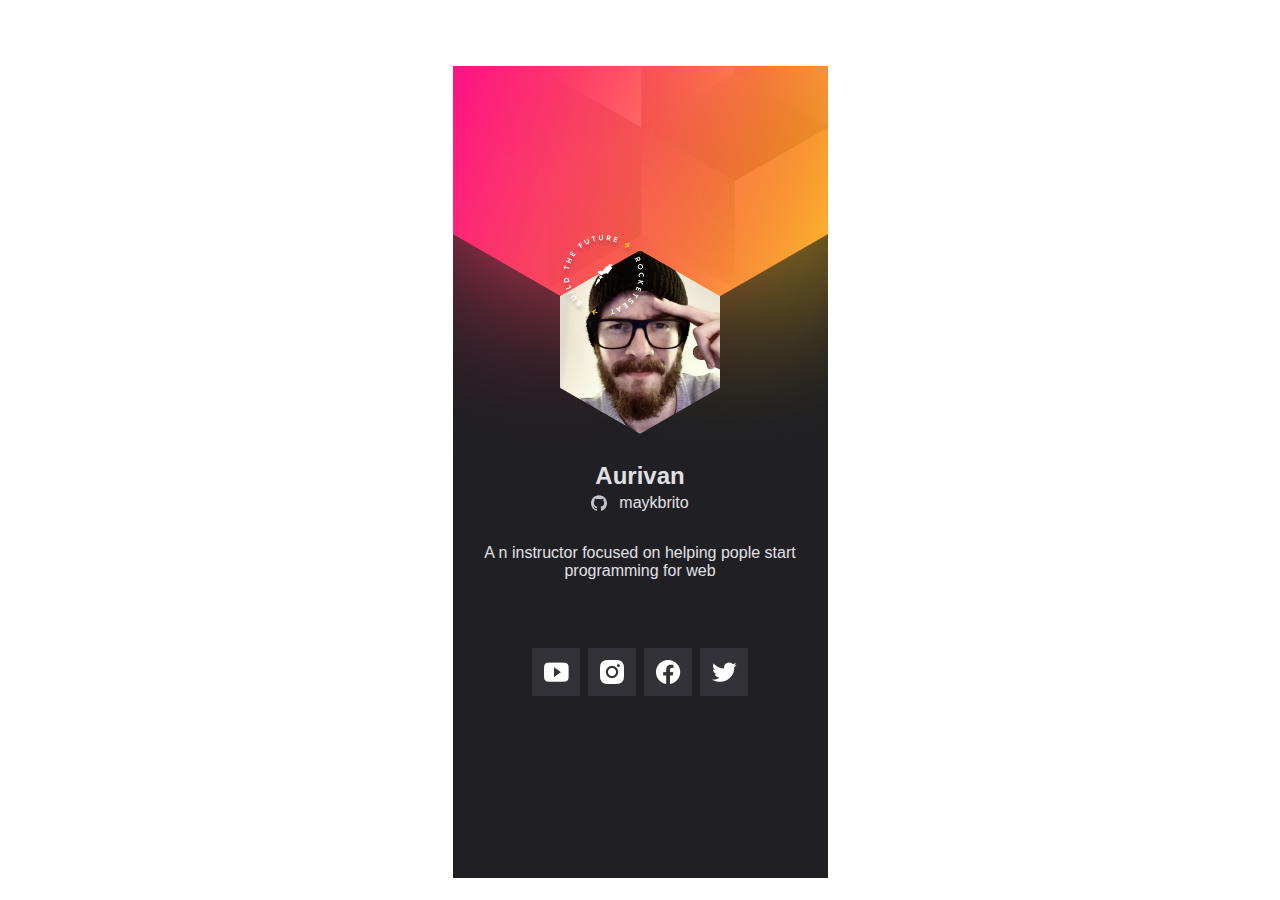
<file: index.html>
<!DOCTYPE html>

<html>
  <header>
    <title>mayk brito - dowile</title>

<link rel = "preconnect" href = "https://fonts.googleapis.com">
<link rel = "preconnect" href = "https://fonts.gstatic.com" crossorigin>
<link href = "https: //fonts.googleapis.com/css2? family = Roboto: wght @ 400; 700 & display = swap "rel =" stylesheet ">

    <link rel="stylesheet" href="./style.css">
  </header>
  <body>

  <main>
    <div class="container">
      <div class="avatar">
        <span>
        <img src="./images/logo.png" alt="selo roktset">
        </span>
        <img src="images/foto.png" alt="foto pessoal">
     </div>
    
    <h1 id="userNane">maykbrito</h1>
    <a id="userLink" href="https://github.com/hcx48/hcx48.git" id="userImage" ><img src="./images/github 2.svg" alt="icone github"><span id="userLogin">maykbrito</span></a>

    <p id="userBio">A n instructor focused on helping pople start programming for web</p>
    
    <ul id="socialLiks">
      <li class="youtube">
        <a target="_blank" href="https://discord.com/channels/327861810768117763/894573865202749492">
        <img src="./images/youtube.png" alt="icone youtube" >
        </a>
      </li>
      <li class="instagran">
        <a target="_blank" href="#" >
         <img src="./images/Instagram.png" alt="icone intagram"  > 
        </a>
      </li>
      <li class="facebook">
        <a target="_blank" href="#">
          <img src="./images/fecebook.png" alt="icone fecebook"   >
        </a>
      </li>
      <li class="twitter">
        <a target="_blank" href="#">
         <img src="./images/twitter.png" alt="icone twitter"   >
        </a>
      </li>
    </ul>
    </div>
  </main>

  <script src="./main.js"></script>

  </body>
</html>
</file>
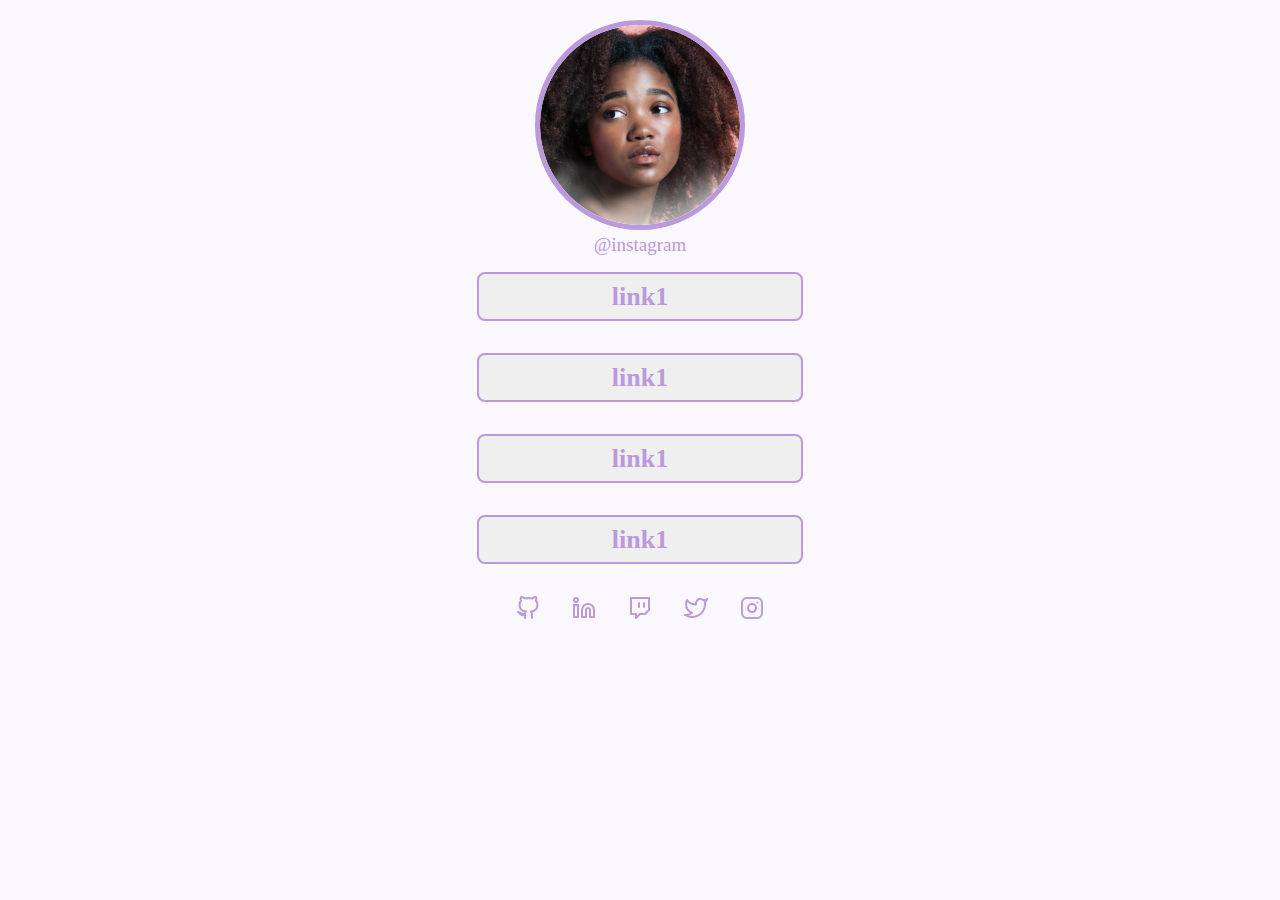
<file: arvore social/social tree/index.html>
<!DOCTYPE html>
<html lang="en">

<head>
    <meta charset="UTF-8">
    <meta http-equiv="X-UA-Compatible" content="IE=edge">
    <meta name="viewport" content="width=device-width, initial-scale=1.0">
    <title>social tree</title>

    <link rel="preconnect" href="https://fonts.googleapis.com">
<link rel="preconnect" href="https://fonts.gstatic.com" crossorigin>
<link href="https: //fonts.googleapis.com/css2? family= Roboto:ital,wght@1.900 & display=swap" rel="stylesheet">

   <link rel="shortcut icon" href="./assets/Mask Group.png" type="image/x-icon">
    <link rel="stylesheet" href="./style.css">
</head>

<body>
    <div class="container">
        <div class="profile">
            <img src="./assets/Mask Group.png" alt="...">

            <div>
                <span>@instagram</span>
            </div>
        </div>

        <div class="container">

            <button>
                <a href="#">link1</a>
            </button>

            <button>
                <a href="#">link1</a>
            </button>

            <button>
                <a href="#">link1</a>
            </button>

            <button>
                <a href="#">link1</a>
            </button>
        </div>
    </div>

    <footer>
        <ul>
            <li>
                <a href="#"><img src="./assets/github.svg" alt="github"></a>
            </li>
            <li>
                <a href="#"><img src="./assets/linkedin.svg" alt="linkedin"></a>
            </li>
            <li>
                <a href="#"><img src="./assets/twitch.svg" alt="twitch"></a>
            </li>
            <li>
                <a href="#"><img src="./assets/twitter.svg" alt="twitter"></a>
            </li>
            <li>
                <a href="#"><img src="./assets/instagram.svg" alt="instagram"></a>
            </li>
        </ul>
    </footer>
</body>

</html>
</file>
<file: style.css>
*{
  margin: 0;
}
html, body {
    height: 100%;
    font-family: 'Roboto', sans-serif;
    -webkit-font-smoothing: antialiased;
  }
  
  body {
    --grey: hsl(240, 9%, 89%);
    display: grid;
    place-items: center;
  }

  main {
      background-image: url(./images/Mobile.png);
      width: 375px;
      height: 812px;
  }
  
  .cotainer {
    max-width: 250px;
    margin-left: auto;
    margin-right: auto;
    text-align: center;
    color: var(--grey);
  }
  
  .avatar {
    width: 10rem;
    margin: 11.5rem auto 0;
    position: relative;
  }

  .avatar span {
    position: absolute;
    top: -15px;
    z-index: 1;
  }

  .avatar > img {
    width: 10rem;
    height: 11.5rem;
    object-fit: cover;
    clip-path: polygon(50% 0, 100% 25%, 100% 75%, 50% 100%, 0 75%, 0 25%);
  }
  h1 {
    color: var(--grey);
    text-align: center;
    font-size: 1.5rem;
    margin-top: 1.5rem;
  }
  
  a {
    margin-top:0.25rem;
    color: var(--grey);
    display: flex;
    gap: 0.75rem;
    text-decoration: none;
    justify-content: center;
    align-items: center;
  }
  
  p{
    text-align: center;
    color: var(--grey);
    margin-top: 2rem;
  }

  ul{
    margin-top: 4rem;
    list-style: none;
    padding: 0;
    display: flex;
    gap: 0.5rem;
    justify-content: center;
  }
</file>
<file: arvore social/social tree/style.css>
:root {
    --body-bg-color: #FAF7FD;
    --purple: #BB99DD;
  }
* {
  text-align: center;
  align-items: center;
  font-family: Poppins;
  text-decoration: none;
  list-style-type: none;
}
body {
    overflow-x: hidden;
    margin: 20px auto;
    background-color: var(--body-bg-color);
}
div.container {
    display: inline-grid;
}
div.container div span {
    font-size: 19px;
    font-family:'Roboto', sem serifa;
    font-weight: 300;
    color: var(--purple);
}
div.container img {
    border: solid var(--purple) 5px;
    border-radius: 100%;
}
div.container button {
    width: 326px;
    height: 49px;
    margin: 1rem;
    border-radius: 8px;
    border: solid var(--purple) 2px;
    cursor: pointer;
}
div.container button a {
    font-size: 26px;
    font-family:'Roboto', sem serifa;
    align-items: center;
    font-weight: 600;
    color: var(--purple);
}
div.container button:hover {
    background-color: var(--purple);
}
div.container button a:hover {
    color: var(--body-bg-color);
}
footer ul {
    display: flex;
    justify-content: center;
    padding: 0;
}
footer ul li {
    justify-content: space-between;
    align-items: center;
}
footer ul li a {
    padding: 16px;
}
footer ul li a img {
    width: 24px;
    height: 24px;
}
footer a img:hover {
    width: 40px;
    height: 40px;
}
</file>
